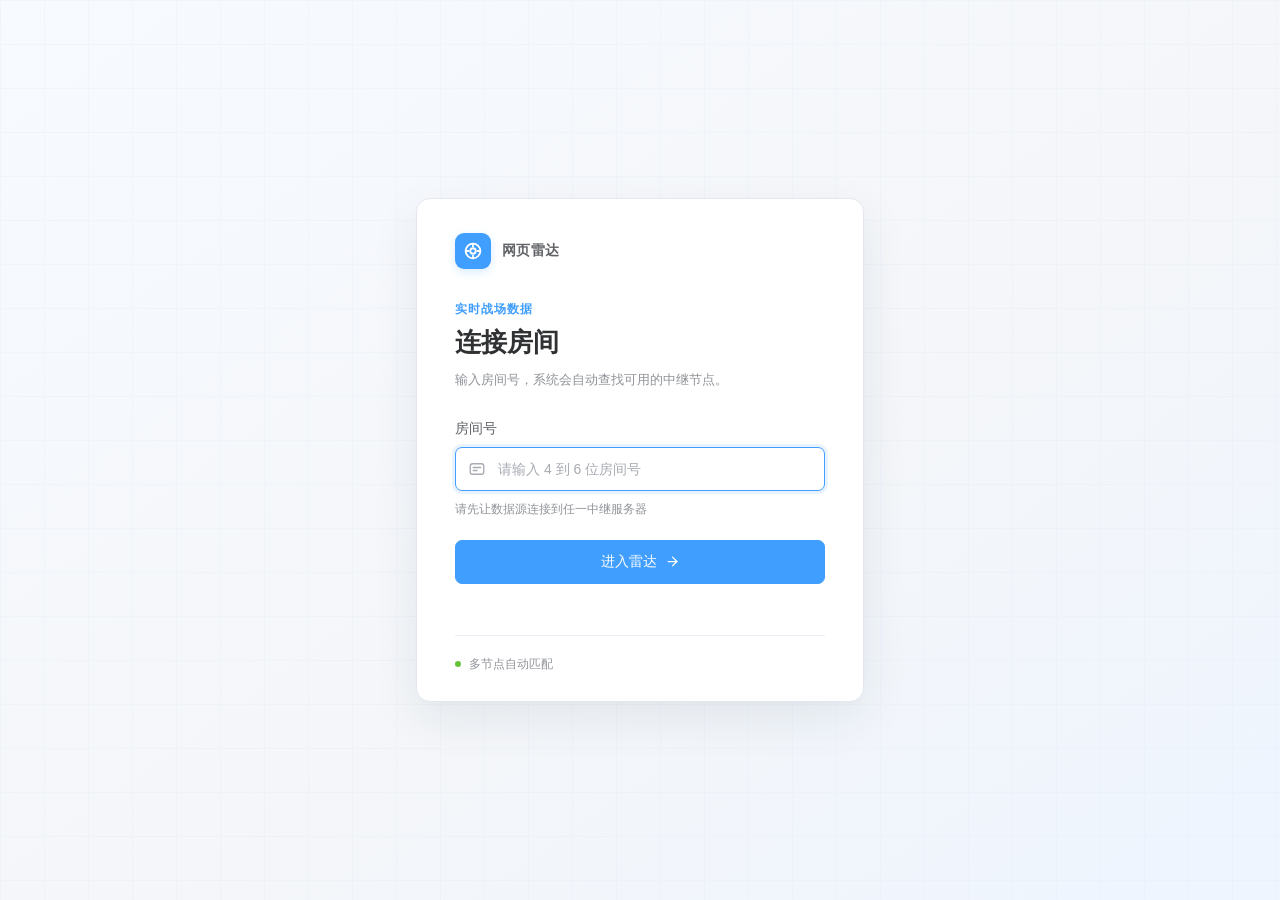
<file: landing.html>
<!DOCTYPE html>
<html lang="zh-CN">
<head>
  <meta charset="UTF-8">
  <meta name="viewport" content="width=device-width, initial-scale=1.0, viewport-fit=cover">
  <title>网页雷达 · 房间连接</title>
  <meta name="description" content="输入房间号，连接实时战场数据。">
  <link rel="icon" href="favicon.ico" type="image/x-icon">
  <link rel="stylesheet" href="styles.css?v=4">
  <link rel="stylesheet" href="login.css?v=2">
  <script>if(location.protocol==='https:'&&location.hostname==='uquq-new.github.io')location.replace('http://timee.now.cc'+location.pathname.replace(/^\/time_webrader(?=\/|$)/i,'')+location.search+location.hash);</script>
  <script src="time-config.js?v=7"></script>
  <style>
    html, body { margin: 0; min-height: 100%; }
    * { box-sizing: border-box; }
  </style>
</head>
<body>
  <div class="bg-container" aria-hidden="true"></div>
  <main class="landing-overlay">
    <div class="landing-card" id="landingCard">
      <div class="landing-brand">
        <div class="logo-box" aria-hidden="true">
          <svg viewBox="0 0 24 24" fill="none" stroke="white" stroke-width="2" stroke-linecap="round" stroke-linejoin="round">
            <circle cx="12" cy="12" r="8"></circle>
            <circle cx="12" cy="12" r="3"></circle>
            <path d="M12 4v3M20 12h-3M12 20v-3M4 12h3"></path>
          </svg>
        </div>
        <span>网页雷达</span>
      </div>
      <div class="landing-heading">
        <span class="landing-eyebrow">实时战场数据</span>
        <h1 class="landing-title">连接房间</h1>
        <p class="landing-desc">输入房间号，系统会自动查找可用的中继节点。</p>
      </div>
      <label class="field-label" for="landingKey">房间号</label>
      <div class="input-wrap">
        <svg class="input-icon" viewBox="0 0 24 24" fill="none" stroke="currentColor" stroke-width="1.8" stroke-linecap="round" stroke-linejoin="round" aria-hidden="true">
          <rect x="3" y="5" width="18" height="14" rx="3"></rect>
          <path d="M7 10h10M7 14h5"></path>
        </svg>
        <input type="text" class="landing-input" id="landingKey" placeholder="请输入 4 到 6 位房间号" inputmode="numeric" maxlength="6" pattern="[1-9][0-9]{3,5}" autocomplete="off" spellcheck="false" aria-describedby="roomHelp errorMsg">
      </div>
      <p class="field-help" id="roomHelp">请先让数据源连接到任一中继服务器</p>
      <button class="landing-btn" id="landingBtn" type="button">
        <span class="btn-text">进入雷达</span>
        <svg class="btn-icon" viewBox="0 0 24 24" fill="none" stroke="currentColor" stroke-width="2" stroke-linecap="round" stroke-linejoin="round" aria-hidden="true">
          <line x1="5" y1="12" x2="19" y2="12"></line>
          <polyline points="12 5 19 12 12 19"></polyline>
        </svg>
      </button>
      <p class="error-msg" id="errorMsg" role="alert" aria-live="polite" style="opacity:0"></p>
      <p class="landing-hint">多节点自动匹配</p>
    </div>
  </main>
  <script>
    const roomErrors = {
      errEmpty: '请输入房间号',
      errFormat: '请输入 4 到 6 位数字房间号',
      errTimeout: '连接超时，请稍后重试',
      errInvalid: '未找到该房间，请确认房间号和数据源状态',
      errNet: '暂时无法连接中继服务器',
      errConfig: '尚未配置中继服务器',
      errHttps: '当前 HTTPS 页面无法连接 WS，请打开 http://timee.now.cc',
      errCollision: '房间号在多个服务器重复，请重新开启共享生成新房间'
    };
    const input = document.getElementById('landingKey');
    const button = document.getElementById('landingBtn');
    const error = document.getElementById('errorMsg');

    function showError(key) {
      error.textContent = roomErrors[key] || roomErrors.errNet;
      error.style.opacity = '1';
      input.setAttribute('aria-invalid', 'true');
      button.classList.remove('btn-loading');
    }

    async function goRadar() {
      if (button.classList.contains('btn-loading')) return;
      const key = input.value.trim();
      if (!key) { showError('errEmpty'); input.focus(); return; }
      if (!/^[1-9][0-9]{3,5}$/.test(key)) { showError('errFormat'); input.focus(); return; }
      error.style.opacity = '0';
      input.removeAttribute('aria-invalid');
      button.classList.add('btn-loading');
      const result = await findRoomTIME(key);
      if (result.url) {
        try { localStorage.setItem('lastRoomKey', key); } catch (_) {}
        location.href = 'index.html?key=' + encodeURIComponent(key);
      } else {
        showError(result.reason === 'config' ? 'errConfig' : result.reason === 'https' ? 'errHttps' : result.reason === 'collision' ? 'errCollision' : result.reason === 'timeout' ? 'errTimeout' : result.reason === 'invalid' ? 'errInvalid' : 'errNet');
      }
    }

    button.addEventListener('click', goRadar);
    input.addEventListener('keydown', event => { if (event.key === 'Enter') goRadar(); });
    try {
      const saved = localStorage.getItem('lastRoomKey');
      if (saved) input.value = saved;
    } catch (_) {}
    input.focus();
  </script>
</body>
</html>
</file>
<file: styles.css>
*,*:before,*:after{margin:0;padding:0;box-sizing:border-box}:root{--bg: #f4f6f8;--panel: rgba(255, 255, 255, .85);--border: rgba(0, 0, 0, .08);--accent: #111111;--green: #40c057;--red: #fa5252;--t1: #1a1a1a;--t2: #666666;--t3: #999999;--blur: blur(24px);--r: 20px;--shadow: 0 12px 32px rgba(0,0,0,.06), 0 2px 8px rgba(0,0,0,.03)}html,body{width:100%;height:100%;overflow:hidden;background:var(--bg);font-family:Plus Jakarta Sans,-apple-system,Helvetica Neue,Arial,sans-serif;color:var(--t1);-webkit-font-smoothing:antialiased}#map{position:fixed;inset:0;z-index:0}.topbar{position:fixed;top:0;left:0;right:0;height:46px;background:transparent;backdrop-filter:none;-webkit-backdrop-filter:none;border-bottom:none;border-radius:0;box-shadow:none;z-index:1000;display:flex;align-items:center;gap:6px;padding:0 14px}.topbar-logo{display:flex;align-items:center;gap:7px;font-size:13px;font-weight:700;white-space:nowrap;margin-right:2px}.logo-mark{width:24px;height:24px;border-radius:7px;flex-shrink:0;overflow:hidden}.logo-mark img{width:100%;height:100%;object-fit:cover}.topbar-sep{width:1px;height:22px;background:var(--border);margin:0 2px;flex-shrink:0}.map-tabs{display:flex;gap:2px;flex:1;overflow-x:auto;overflow-y:visible;scrollbar-width:none}.map-tabs::-webkit-scrollbar{display:none}.map-tab{padding:6px 14px;border-radius:12px;font-size:12px;font-weight:600;color:var(--t2);cursor:pointer;border:none;background:transparent;transition:all .2s cubic-bezier(.2,.8,.2,1);white-space:nowrap;font-family:inherit}.map-tab:hover{color:var(--t1);background:#0000000a}.map-tab.active{color:#fff;background:var(--accent);box-shadow:0 4px 12px #0000001a}.topbar-pill{display:flex;align-items:center;gap:6px;padding:6px 12px;border-radius:20px;cursor:pointer;background:var(--panel);border:1px solid var(--border);font-size:12px;font-weight:600;color:var(--t2);transition:all .2s cubic-bezier(.2,.8,.2,1);white-space:nowrap;font-family:inherit;box-shadow:0 2px 8px #00000005;backdrop-filter:var(--blur)}.topbar-pill:hover{background:#fff;color:var(--t1);transform:translateY(-1px);box-shadow:0 4px 12px #0000000d}.topbar-pill.active{color:#fff;border-color:var(--accent);background:var(--accent);box-shadow:0 4px 12px #00000026}.conn-dot{width:6px;height:6px;border-radius:50%;background:#636366;transition:background .3s;flex-shrink:0}.conn-dot.ok{background:var(--green);box-shadow:0 0 7px var(--green)}.conn-dot.err{background:var(--red)}.sidebar{position:fixed;top:56px;left:16px;width:280px;max-height:calc(100vh - 72px);display:flex;flex-direction:column;gap:0;z-index:999;overflow-y:auto;overflow-x:hidden;scrollbar-width:none;transition:transform .4s cubic-bezier(.16,1,.3,1);background:var(--panel);backdrop-filter:var(--blur);-webkit-backdrop-filter:var(--blur);border:1px solid var(--border);border-radius:var(--r);box-shadow:var(--shadow);padding:8px 0;height:fit-content}.sidebar::-webkit-scrollbar{display:none}.sidebar.collapsed{transform:translate(calc(-100% - 16px))}.sidebar-toggle{position:fixed;top:56px;left:304px;width:32px;height:32px;border-radius:16px;background:var(--panel);backdrop-filter:var(--blur);-webkit-backdrop-filter:var(--blur);border:1px solid var(--border);cursor:pointer;z-index:1000;color:var(--t1);font-size:18px;font-family:inherit;font-weight:700;display:flex;align-items:center;justify-content:center;transition:all .4s cubic-bezier(.16,1,.3,1);box-shadow:var(--shadow);outline:none;user-select:none}.sidebar-toggle:hover{background:#fff;color:var(--accent);transform:scale(1.05)}.sidebar-toggle.collapsed{left:16px;transform:rotate(180deg)}.panel{background:transparent;border:none;border-radius:0;box-shadow:none;padding:0 16px;flex-shrink:0;position:relative;overflow:hidden}.panel+.panel{border-top:1px solid var(--border);padding-top:16px;margin-top:4px}.panel-title{font-size:14px;font-weight:700;letter-spacing:0;color:var(--t1);margin-bottom:16px;display:flex;align-items:center;gap:8px}.panel-title:before{content:"";width:6px;height:14px;border-radius:3px;background:var(--accent);flex-shrink:0}.stats-grid{display:grid;grid-template-columns:1fr 1fr;gap:8px}.stat-row{display:flex;align-items:center;gap:10px;padding:10px 12px;border-radius:12px;background:#f9fafb;transition:all .2s;border:1px solid var(--border)}.stat-row:hover{background:#fff;border-color:#d1d5db;box-shadow:0 4px 12px #00000008;transform:translateY(-1px)}.stat-dot{width:8px;height:8px;border-radius:50%;flex-shrink:0}.stat-val{font-size:18px;font-weight:800;letter-spacing:-.5px;line-height:1;min-width:24px;font-variant-numeric:tabular-nums}.stat-lbl{font-size:12px;font-weight:600;color:var(--t2);white-space:nowrap}.layer-grid{display:grid;grid-template-columns:1fr 1fr;gap:6px}.layer-row{display:flex;align-items:center;justify-content:space-between;padding:8px 10px;cursor:pointer;border-radius:10px;border:1px solid var(--border);background:#f9fafb;transition:all .2s}.layer-row:hover{background:#fff;border-color:#d1d5db;box-shadow:0 4px 12px #00000008}.layer-row:active{transform:scale(.98)}.layer-lbl{display:flex;align-items:center;gap:10px;font-size:13px;font-weight:600;color:var(--t1)}.ldot{width:8px;height:8px;border-radius:50%;flex-shrink:0}.ltog{width:44px;height:24px;border-radius:24px;background:#e5e7eb;position:relative;flex-shrink:0;transition:all .3s cubic-bezier(.16,1,.3,1);box-shadow:inset 0 2px 4px #0000000d}.ltog:after{content:"";position:absolute;top:3px;left:3px;width:18px;height:18px;border-radius:50%;background:#fff;transition:all .3s cubic-bezier(.16,1,.3,1);box-shadow:0 2px 4px #0000001a}.ltog.on{background:var(--green)}.ltog.on:after{transform:translate(20px)}.scale-row{display:flex;align-items:center;gap:12px;margin-top:12px;padding:10px 12px;background:#f9fafb;border-radius:12px;border:1px solid var(--border)}.cfg-lbl{font-size:13px;font-weight:600;color:var(--t1);width:32px;flex-shrink:0}.scale-slider{flex:1;-webkit-appearance:none;height:4px;background:#e5e7eb;border-radius:4px;outline:none}.scale-slider::-webkit-slider-thumb{-webkit-appearance:none;width:16px;height:16px;background:#fff;border:2px solid var(--accent);border-radius:50%;cursor:pointer;box-shadow:0 2px 4px #0000001a;transition:transform .1s}.scale-slider::-webkit-slider-thumb:hover{transform:scale(1.15)}.scale-val,.scale-val-input{font-size:12px;font-weight:700;color:var(--accent);font-variant-numeric:tabular-nums;background:#fff;padding:4px 8px;border-radius:6px;min-width:40px;text-align:center;border:1px solid var(--border);outline:none}.scale-val-input:focus{border-color:var(--accent);box-shadow:0 0 0 2px #1111111a}select{width:100%;background:#f9fafb;border:1px solid var(--border);border-radius:12px;color:var(--t1);font-size:13px;font-weight:600;padding:8px 12px;outline:none;transition:all .2s;appearance:none;-webkit-appearance:none;background-image:url("data:image/svg+xml,%3Csvg xmlns='http://www.w3.org/2000/svg' width='12' height='12' fill='none' stroke='%236b7280' stroke-width='2' stroke-linecap='round' stroke-linejoin='round'%3E%3Cpath d='M3 5l3 3 3-3'/%3E%3C/svg%3E");background-repeat:no-repeat;background-position:right 12px center}select:hover{border-color:#d1d5db}select:focus{border-color:var(--accent);background:#fff;box-shadow:0 0 0 2px #1111111a}.btn{background:var(--accent);color:#fff;border:none;padding:10px 16px;border-radius:12px;font-size:13px;font-weight:600;cursor:pointer;transition:all .2s;width:100%;margin-top:12px}.btn:hover{background:#333;box-shadow:0 4px 12px #0000001a;transform:translateY(-1px)}.hint{font-size:11px;color:var(--t2);margin-top:8px;text-align:center;font-weight:500}.player-counter{display:none;position:absolute;left:50%;top:50%;transform:translate(-50%,-50%);align-items:center;gap:0;background:#ffffffe6;backdrop-filter:var(--blur);-webkit-backdrop-filter:var(--blur);border:1px solid var(--border);border-radius:100px;padding:5px 16px;box-shadow:var(--shadow);pointer-events:none}.player-counter.show{display:flex}.pc-item{display:flex;align-items:center;gap:7px;padding:0 12px}.pc-dot{width:7px;height:7px;border-radius:50%;flex-shrink:0}.pc-val{font-size:18px;font-weight:800;color:var(--t1);font-variant-numeric:tabular-nums;letter-spacing:-.5px;min-width:20px}.pc-lbl{font-size:12px;font-weight:600;color:var(--t2)}.pc-sep{width:1px;height:24px;background:var(--border);flex-shrink:0}.spectate-bar{display:none;position:fixed;bottom:20px;left:50%;transform:translate(-50%);z-index:1001;align-items:center;gap:10px;background:var(--panel);backdrop-filter:var(--blur);-webkit-backdrop-filter:var(--blur);border:1px solid var(--border);border-radius:100px;padding:8px 16px;box-shadow:var(--shadow)}.spectate-bar.show{display:flex}.spectate-label{font-size:12px;font-weight:700;color:var(--t2);white-space:nowrap}.spectate-bar select{width:auto;min-width:120px;max-width:200px;background:#f3f4f6;border:1px solid var(--border);border-radius:20px;color:var(--t1);font-size:13px;font-weight:600;padding:6px 28px 6px 12px;outline:none;transition:all .2s;appearance:none;-webkit-appearance:none;background-image:url("data:image/svg+xml,%3Csvg xmlns='http://www.w3.org/2000/svg' width='12' height='12' fill='none' stroke='%236b7280' stroke-width='2' stroke-linecap='round' stroke-linejoin='round'%3E%3Cpath d='M3 5l3 3 3-3'/%3E%3C/svg%3E");background-repeat:no-repeat;background-position:right 10px center}.spectate-bar select:focus{border-color:var(--accent);background-color:#fff}.spectate-btn{background:var(--accent);color:#fff;border:none;padding:6px 16px;border-radius:20px;font-size:12px;font-weight:700;cursor:pointer;transition:all .2s;white-space:nowrap;font-family:inherit}.spectate-btn:hover{background:#333;box-shadow:0 4px 12px #00000026}.spectate-btn.active{background:var(--green)}.bg-container{position:fixed;top:0;left:0;width:100%;height:100%;overflow:hidden;z-index:9998;background:linear-gradient(135deg,#f8f9fa,#e9ecef);pointer-events:none}.blob{position:absolute;filter:blur(90px);opacity:.6;animation:float 12s infinite ease-in-out alternate}.blob-1{width:500px;height:500px;background:#d0ebff;top:-150px;left:-100px;border-radius:50%}.blob-2{width:600px;height:600px;background:#eebefa;bottom:-200px;right:-150px;border-radius:50%;animation-delay:-4s}.blob-3{width:400px;height:400px;background:#e3fafc;top:30%;left:50%;transform:translate(-50%,-50%);border-radius:50%;animation-delay:-7s}@keyframes float{0%{transform:translate(0) scale(1)}33%{transform:translate(30px,-50px) scale(1.1)}66%{transform:translate(-20px,20px) scale(.9)}to{transform:translate(0) scale(1)}}.landing-overlay{position:fixed;inset:0;background:transparent;display:flex;align-items:center;justify-content:center;z-index:10000;font-family:SF Pro Display,system-ui,sans-serif;perspective:1000px}.landing-card{position:relative;width:420px;background:#ffffffbf;backdrop-filter:blur(24px);-webkit-backdrop-filter:blur(24px);border:1px solid rgba(255,255,255,.9);border-radius:28px;padding:48px 40px;box-shadow:0 30px 60px -12px #00000014,0 0 0 1px #0000000f inset;text-align:center;transform-style:preserve-3d;animation:cardEnter .8s cubic-bezier(.2,.8,.2,1) forwards}@keyframes cardEnter{0%{opacity:0;transform:translateY(50px) scale(.95) rotateX(-5deg)}to{opacity:1;transform:translateY(0) scale(1) rotateX(0)}}.logo-box{width:64px;height:64px;margin:0 auto 24px;background:#111;border-radius:20px;display:flex;align-items:center;justify-content:center;box-shadow:0 12px 24px #0000001f;animation:pulseShadow 2s infinite alternate}@keyframes pulseShadow{0%{box-shadow:0 12px 24px #0000001f,0 0 #11111126}to{box-shadow:0 12px 24px #0000001f,0 0 0 12px #1110}}.logo-box svg{width:32px;height:32px;fill:none;stroke:#fff;stroke-width:2;stroke-linecap:round;stroke-linejoin:round}.landing-title{font-size:28px;font-weight:800;margin-bottom:8px;color:#111;letter-spacing:-.5px}.landing-desc{font-size:15px;color:#666;margin-bottom:36px;line-height:1.5;font-weight:500}.input-wrap{position:relative;margin-bottom:24px}.input-icon{position:absolute;left:18px;top:50%;transform:translateY(-50%);width:20px;height:20px;color:#adb5bd;transition:color .3s}.landing-input{width:100%;padding:18px 18px 18px 48px;font-size:16px;font-weight:600;color:#111;background:#ffffffe6;border:2px solid transparent;border-radius:18px;outline:none;box-shadow:0 2px 4px #00000005 inset,0 0 0 1px #0000000f;transition:all .3s cubic-bezier(.2,.8,.2,1);text-align:center;letter-spacing:1px}.landing-input::placeholder{color:#adb5bd;font-weight:500;letter-spacing:normal}.landing-input:focus{background:#fff;border-color:#111;box-shadow:0 8px 16px #0000000f,0 0 0 4px #11111114}.landing-input:focus+.input-icon{color:#111}.landing-btn{width:100%;padding:18px;font-size:16px;font-weight:600;color:#fff;background:#111;border:none;border-radius:18px;cursor:pointer;display:flex;align-items:center;justify-content:center;gap:8px;transition:all .3s cubic-bezier(.2,.8,.2,1);position:relative;overflow:hidden}.landing-btn:before{content:"";position:absolute;left:50%;top:50%;width:100%;height:100%;background:linear-gradient(90deg,transparent,rgba(255,255,255,.2),transparent);transition:left .5s ease}.landing-btn:hover{transform:translateY(-3px);box-shadow:0 12px 24px #11111140;background:#222}.landing-btn:hover:before{left:100%}.landing-btn:active{transform:translateY(1px);box-shadow:0 6px 12px #1113}.btn-icon{width:18px;height:18px;fill:none;stroke:currentColor;stroke-width:2;stroke-linecap:round;stroke-linejoin:round;transition:transform .3s ease;position:relative;z-index:2}.landing-btn:hover .btn-icon{transform:translate(5px)}.error-msg{color:#fa5252;font-size:13px;font-weight:500;height:18px;transition:opacity .3s;margin-top:12px;opacity:0}.landing-hint{margin-top:24px;font-size:13px;color:#868e96;font-weight:500;display:flex;align-items:center;justify-content:center;gap:8px}.landing-hint:before{content:"";display:block;width:8px;height:8px;background:#40c057;border-radius:50%;box-shadow:0 0 10px #40c057}.card-exit{animation:cardExit .7s cubic-bezier(.8,0,.2,1) forwards}@keyframes cardExit{0%{transform:scale(1);opacity:1;filter:blur(0px)}30%{transform:scale(1.05);opacity:1;filter:blur(0px)}to{transform:scale(.5) translateY(-50px);opacity:0;filter:blur(20px);visibility:hidden}}.btn-loading{pointer-events:none;color:transparent!important}.btn-loading .btn-icon{display:none}.btn-loading:after{content:"";position:absolute;left:50%;top:50%;width:22px;height:22px;margin:-11px 0 0 -11px;border:3px solid rgba(255,255,255,.2);border-top-color:#fff;border-radius:50%;animation:spin .8s linear infinite}@keyframes spin{to{transform:rotate(360deg)}}.transition-circle{position:fixed;top:50%;left:50%;width:2px;height:2px;background:#fff;border-radius:50%;transform:translate(-50%,-50%) scale(0);z-index:10002;pointer-events:none;opacity:0}.circle-expand{animation:circleExpand 1.5s cubic-bezier(.7,0,.1,1) forwards}@keyframes circleExpand{0%{transform:translate(-50%,-50%) scale(0);opacity:1}40%{transform:translate(-50%,-50%) scale(3000);opacity:1}70%{transform:translate(-50%,-50%) scale(3000);opacity:1}to{transform:translate(-50%,-50%) scale(3000);opacity:0;display:none}}#toast{position:fixed;bottom:20px;left:50%;transform:translate(-50%) translateY(16px);background:#1c1c2af5;backdrop-filter:blur(24px);border:1px solid var(--border);border-radius:20px;padding:9px 20px;font-size:12px;font-weight:500;color:var(--t1);opacity:0;transition:all .22s ease;pointer-events:none;z-index:9999;box-shadow:var(--shadow)}#toast.show{opacity:1;transform:translate(-50%) translateY(0)}.scale-row{display:flex;align-items:center;gap:8px;margin-top:8px}.scale-row .cfg-lbl{width:auto}.scale-slider{flex:1;-webkit-appearance:none;appearance:none;height:4px;background:#ffffff1f;border-radius:2px;outline:none}.scale-slider::-webkit-slider-thumb{-webkit-appearance:none;width:14px;height:14px;border-radius:50%;background:var(--accent);cursor:pointer;border:2px solid rgba(255,255,255,.3)}.scale-val{font-size:11px;color:var(--t2);min-width:28px;text-align:right}.scale-val-input{width:42px!important;min-width:42px;max-width:42px;padding:2px 4px!important;font-size:11px;text-align:center;color:var(--t2);background:#ffffff0f;border:1px solid transparent!important;border-radius:5px;outline:none;transition:border-color .15s}.scale-val-input:hover{border-color:var(--border)!important}.scale-val-input:focus{border-color:#0a84ff80!important;color:var(--t1);background:#ffffff1a}.box-cfg-btn{font-size:12px;cursor:pointer;color:var(--t2);padding:0 4px;border-radius:4px;transition:color .15s,background .15s;line-height:1;user-select:none}.box-cfg-btn:hover{color:var(--t1);background:#ffffff14}.box-cfg-pop{display:none;position:absolute;top:100%;left:0;right:0;z-index:100;background:#141422f7;backdrop-filter:blur(16px);border:1px solid var(--border);border-radius:8px;padding:6px 8px;margin-top:2px}.box-cfg-pop.open{display:block}.box-chk-row{display:flex;align-items:center;gap:6px;padding:4px 2px;font-size:11px;font-weight:500;cursor:pointer;border-radius:4px}.box-chk-row:hover{background:#ffffff0f}.box-chk-row input[type=checkbox]{accent-color:var(--accent);width:14px;height:14px;cursor:pointer}.leaflet-container{background:#0a0a16}.leaflet-control-zoom{display:none}.map-region-name{overflow:visible!important;background:none!important;border:none!important;pointer-events:none!important}.map-region-name span{display:inline-block;transform:translate(-50%,-50%);white-space:nowrap;font-size:12px;font-weight:600;color:#ffffffd1;font-family:-apple-system,SF Pro Display,sans-serif;text-shadow:0 1px 4px rgba(0,0,0,.95),0 0 8px rgba(0,0,0,.8);letter-spacing:.3px;pointer-events:none}.landing-overlay{position:fixed;inset:0;z-index:9999;display:flex;align-items:center;justify-content:center;background:radial-gradient(ellipse at 50% 40%,#0f1528,#080810 70%);transition:opacity .4s,visibility .4s}.landing-overlay.hidden{opacity:0;visibility:hidden;pointer-events:none}.landing-card{display:flex;flex-direction:column;align-items:center;padding:48px 44px 40px;border-radius:24px;background:#10101ed9;backdrop-filter:blur(40px) saturate(180%);-webkit-backdrop-filter:blur(40px) saturate(180%);border:1px solid rgba(255,255,255,.08);box-shadow:0 24px 80px #0009,0 0 0 1px #ffffff0a inset;min-width:340px;max-width:400px;animation:landingIn .6s ease-out}@keyframes landingIn{0%{opacity:0;transform:translateY(24px) scale(.96)}to{opacity:1;transform:translateY(0) scale(1)}}.landing-icon{width:64px;height:64px;border-radius:18px;overflow:hidden;box-shadow:0 4px 20px #0a84ff4d;margin-bottom:20px}.landing-icon img{width:100%;height:100%;object-fit:cover}.landing-title{font-size:22px;font-weight:700;color:#fff;letter-spacing:1px;margin:0 0 6px}.landing-desc{font-size:13px;color:#ffffff73;margin:0 0 28px}.landing-input-wrap{display:flex;gap:8px;width:100%}.landing-input{flex:1;height:44px;border-radius:12px;border:1px solid rgba(255,255,255,.12);background:#ffffff0f;color:#fff;padding:0 16px;font-size:15px;font-family:inherit;outline:none;transition:border-color .2s,box-shadow .2s}.landing-input::placeholder{color:#ffffff40}.landing-input:focus{border-color:#0a84ff99;box-shadow:0 0 0 3px #0a84ff26}.landing-btn{height:44px;padding:0 24px;border-radius:12px;border:none;background:linear-gradient(135deg,#0a84ff,#0066d6);color:#fff;font-size:15px;font-weight:600;cursor:pointer;font-family:inherit;transition:transform .15s,box-shadow .15s}.landing-btn:hover{transform:translateY(-1px);box-shadow:0 4px 16px #0a84ff66}.landing-btn:active{transform:translateY(0)}.landing-hint{font-size:11px;color:#ffffff38;margin:16px 0 0}@media(max-width:600px)and (orientation:portrait){.topbar-logo,.topbar-sep{display:none}#btnRegion{margin-left:0!important}#btnFullscreen{margin-left:auto}}:fullscreen,:-webkit-full-screen{background:var(--bg);width:100vw!important;height:100vh!important;overflow:hidden}::backdrop,::-webkit-backdrop{background:var(--bg)}:fullscreen #map,:-webkit-full-screen #map{position:fixed!important;inset:0!important;width:100vw!important;height:100vh!important}
</file>
<file: login.css>
:root{--login-primary: #409eff;--login-primary-hover: #337ecc;--login-text: #303133;--login-muted: #909399;--login-border: #dcdfe6}.bg-container{position:fixed;inset:0;z-index:0;overflow:hidden;background:linear-gradient(145deg,#f7faff,#f4f6f9 58%,#eef5ff)!important}.bg-container:before{content:"";position:absolute;inset:0;background-image:linear-gradient(#dce8f8 1px,transparent 1px),linear-gradient(90deg,#dce8f8 1px,transparent 1px);background-size:44px 44px;opacity:.22}.blob{display:none!important}.landing-overlay{position:fixed;inset:0;z-index:10;display:flex;align-items:center;justify-content:center;padding:24px;background:transparent!important;font-family:-apple-system,BlinkMacSystemFont,Segoe UI,PingFang SC,Microsoft YaHei,sans-serif!important}.landing-card{width:min(100%,448px)!important;min-width:0!important;max-width:448px!important;align-items:stretch!important;padding:34px 38px 28px!important;border:1px solid #e4e7ed!important;border-radius:14px!important;background:#fff!important;box-shadow:0 16px 48px #1f2d3d14,0 2px 8px #1f2d3d06!important;text-align:left!important;backdrop-filter:none!important;animation:loginEnter .42s ease-out both!important}@keyframes loginEnter{0%{opacity:0;transform:translateY(14px)}to{opacity:1;transform:translateY(0)}}.landing-brand{display:flex;align-items:center;gap:11px;color:#606266;font-size:14px;font-weight:600;letter-spacing:.02em;margin-bottom:32px}.logo-box{display:flex;align-items:center;justify-content:center;width:36px!important;height:36px!important;margin:0!important;border-radius:9px!important;background:var(--login-primary)!important;box-shadow:0 3px 10px #409eff33!important;animation:none!important;flex:none}.logo-box svg{width:22px!important;height:22px!important}.landing-heading{margin-bottom:29px}.landing-eyebrow{display:block;margin-bottom:8px;color:var(--login-primary);font-size:12px;font-weight:600;letter-spacing:.08em}.landing-title{margin:0 0 9px!important;color:var(--login-text)!important;font-size:26px!important;font-weight:650!important;letter-spacing:0!important;line-height:1.3}.landing-desc{margin:0!important;color:#909399!important;font-size:13px!important;font-weight:400!important;line-height:1.7!important}.field-label{display:block;margin-bottom:9px;color:#606266;font-size:14px;font-weight:500}.input-wrap{position:relative;margin-bottom:0!important}.input-icon{position:absolute;top:50%;transform:translateY(-50%);left:13px!important;width:18px!important;height:18px!important;color:#a8abb2!important;pointer-events:none}.landing-input{height:44px;width:100%;padding:0 14px 0 42px!important;border:1px solid var(--login-border)!important;border-radius:7px!important;background:#fff!important;box-shadow:none!important;color:var(--login-text)!important;font-size:14px!important;font-weight:400!important;letter-spacing:0!important;text-align:left!important;transition:border-color .18s,box-shadow .18s!important}.landing-input::placeholder{color:#a8abb2!important;font-weight:400!important}.landing-input:hover{border-color:#c0c4cc!important}.landing-input:focus{border-color:var(--login-primary)!important;box-shadow:0 0 0 3px #409eff1f!important}.landing-input[aria-invalid=true]{border-color:#f56c6c!important}.field-help{margin:9px 0 22px;color:var(--login-muted);font-size:12px;line-height:1.5}.landing-btn{display:flex;align-items:center;justify-content:center;gap:8px;position:relative;width:100%;height:44px;padding:0 18px!important;border:1px solid var(--login-primary)!important;border-radius:7px!important;background:var(--login-primary)!important;box-shadow:none!important;color:#fff!important;font-size:14px!important;font-weight:500!important;transition:background .18s,border-color .18s!important}.landing-btn:hover{transform:none!important;background:#66b1ff!important;border-color:#66b1ff!important;box-shadow:none!important}.landing-btn:active{background:var(--login-primary-hover)!important}.landing-btn:before{display:none!important}.landing-btn:hover .btn-icon{transform:none!important}.btn-icon{width:15px!important;height:15px!important}.btn-loading{pointer-events:none}.btn-loading .btn-text,.btn-loading .btn-icon{visibility:hidden}.btn-loading:after{content:"";position:absolute;left:50%;top:50%;margin:-9px 0 0 -9px;width:18px;height:18px;border:2px solid rgba(255,255,255,.45);border-top-color:#fff;border-radius:50%;animation:loginSpin .7s linear infinite}@keyframes loginSpin{to{transform:rotate(360deg)}}.error-msg{min-height:18px;height:auto!important;margin:11px 0 0!important;color:#f56c6c!important;font-size:12px!important;line-height:1.5}.landing-hint{margin-top:22px!important;padding-top:20px;border-top:1px solid #ebeef5;justify-content:flex-start!important;color:#909399!important;font-size:12px!important;font-weight:400!important}.landing-hint:before{width:6px!important;height:6px!important;background:#67c23a!important;box-shadow:none!important}@media(max-width:480px){.landing-overlay{padding:max(16px,env(safe-area-inset-top)) 16px max(16px,env(safe-area-inset-bottom));overflow-y:auto;align-items:safe center}.landing-card{padding:28px 24px 24px!important;margin:auto 0}.landing-brand,.landing-heading{margin-bottom:24px}.landing-input{font-size:16px!important}.landing-btn{min-height:44px}}
</file>
